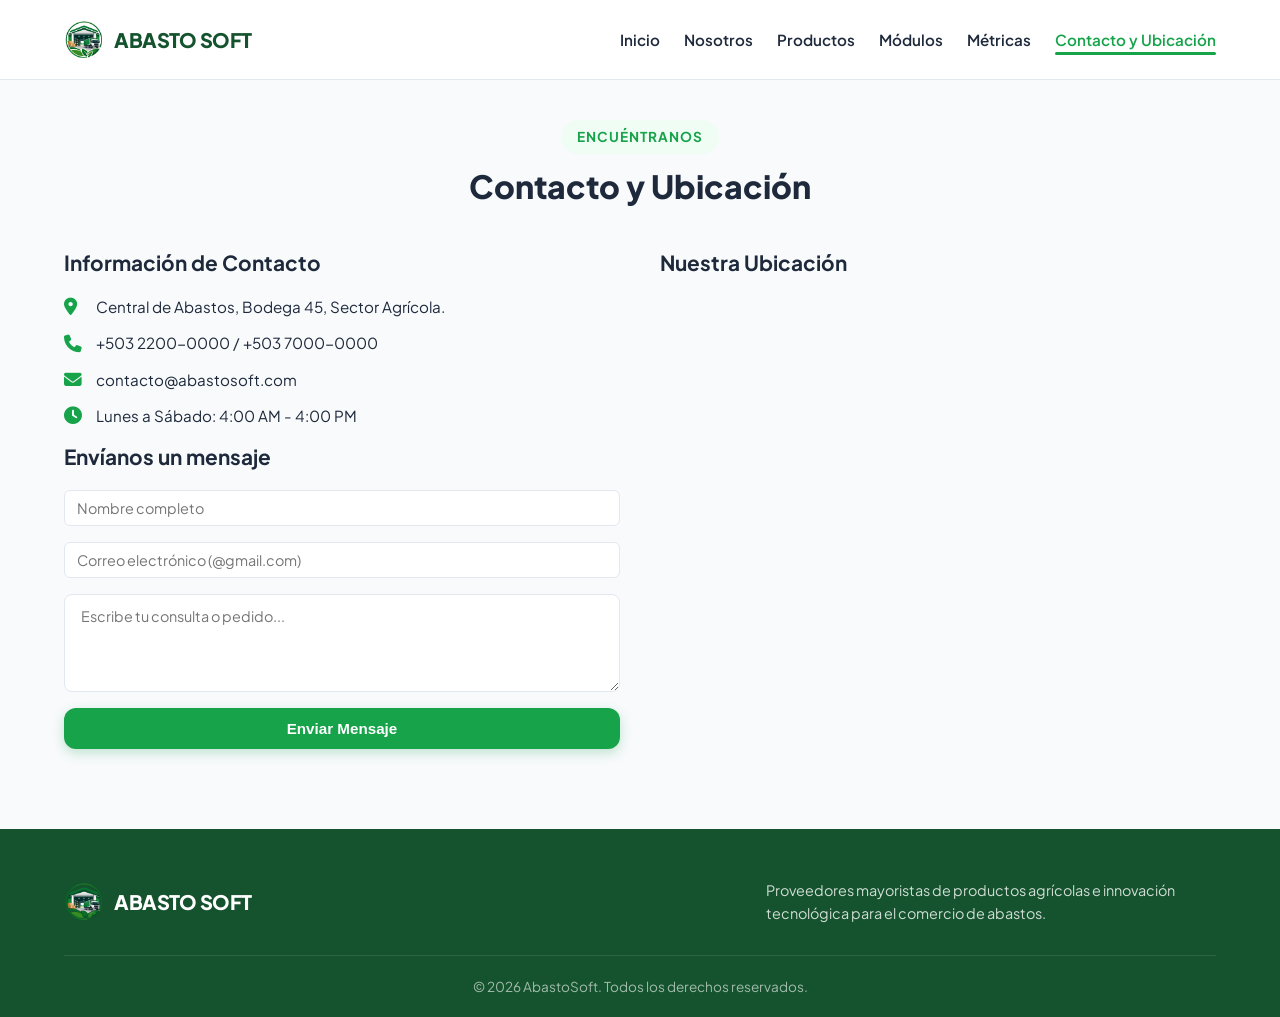
<file: contacto.html>
<!DOCTYPE html>
<html lang="es">
<head>
    <meta charset="UTF-8">
    <meta name="viewport" content="width=device-width, initial-scale=1.0">
    <title>AbastoSoft - Contacto y Ubicación</title>
    
    <link rel="preconnect" href="https://fonts.googleapis.com">
    <link rel="preconnect" href="https://fonts.gstatic.com" crossorigin>
    <link href="https://fonts.googleapis.com/css2?family=Plus+Jakarta+Sans:wght@300;400;600;700;800&display=swap" rel="stylesheet">
    <link rel="stylesheet" href="https://cdnjs.cloudflare.com/ajax/libs/font-awesome/6.4.0/css/all.min.css">
    
    <link rel="stylesheet" href="css/styles.css">
</head>
<body>

    <header>
        <a href="index.html" class="logo">
            <img src="img/logo.png" alt="AbastoSoft Logo" class="logo-img">
            ABASTO SOFT
        </a>
        <button class="menu-toggle" id="menu-toggle" aria-label="Abrir menú">
            <i class="fa-solid fa-bars"></i>
        </button>
        <ul class="nav-links" id="nav-links">
            <li><a href="index.html">Inicio</a></li>
            <li><a href="nosotros.html">Nosotros</a></li>
            <li><a href="productos.html">Productos</a></li>
            <li><a href="modulos.html">Módulos</a></li>
            <li><a href="metricas.html">Métricas</a></li>
            <li><a href="contacto.html" class="active">Contacto y Ubicación</a></li>
        </ul>
    </header>

    <section class="features light-section">
        <div class="section-header">
            <span>Encuéntranos</span>
            <h2>Contacto y Ubicación</h2>
        </div>

        <div class="contact-grid">
            <div class="contact-info">
                <h3>Información de Contacto</h3>
                <p><i class="fa-solid fa-location-dot"></i> Central de Abastos, Bodega 45, Sector Agrícola.</p>
                <p><i class="fa-solid fa-phone"></i> +503 2200-0000 / +503 7000-0000</p>
                <p><i class="fa-solid fa-envelope"></i> contacto@abastosoft.com</p>
                <p><i class="fa-solid fa-clock"></i> Lunes a Sábado: 4:00 AM - 4:00 PM</p>
                
                <h3>Envíanos un mensaje</h3>
                <form class="contact-form" id="contactForm" novalidate>
                    <div class="form-group">
                        <input 
                            type="text" 
                            id="nombre"
                            placeholder="Nombre completo" 
                            pattern="^[a-zA-ZáéíóúÁÉÍÓÚñÑ\s]+$" 
                            title="El nombre solo debe contener letras y espacios"
                            required
                        >
                    </div>

                    <div class="form-group">
                        <input 
                            type="email" 
                            id="correo"
                            placeholder="Correo electrónico (@gmail.com)" 
                            pattern="^[a-zA-Z0-9._%+-]+@gmail\.com$" 
                            title="Ingresa un correo finalizado en @gmail.com"
                            required
                        >
                    </div>

                    <div class="form-group">
                        <textarea 
                            id="consulta"
                            rows="4" 
                            placeholder="Escribe tu consulta o pedido..." 
                            minlength="20"
                            title="Solo letras con un mínimo de 20 caracteres"
                            required
                        ></textarea>
                    </div>

                    <button type="submit" class="btn-primary">Enviar Mensaje</button>
                </form>
            </div>

            <div class="map-container">
                <h3>Nuestra Ubicación</h3>
                <iframe 
                    src="https://www.google.com/maps/embed?pb=!1m18!1m12!1m3!1d15499.508101344445!2d-89.2133!3d13.6989!2m3!1f0!2f0!3f0!3m2!1i1024!2i768!4f13.1!3m3!1m2!1s0x0%3A0x0!2zMTPCsDQxJzU2LjAiTiA4OcKwMTInNDcuOSJX!5e0!3m2!1ses!2ssv!4v1600000000000!5m2!1ses!2ssv" 
                    width="100%" height="350" style="border:0; border-radius: 12px;" allowfullscreen="" loading="lazy">
                </iframe>
            </div>
        </div>
    </section>

    <footer>
        <div class="footer-container">
            <a href="index.html" class="logo">
                <img src="img/logo.png" alt="AbastoSoft Logo" class="logo-img">
                ABASTO SOFT
            </a>
            <p>Proveedores mayoristas de productos agrícolas e innovación tecnológica para el comercio de abastos.</p>
        </div>
        <div class="footer-copy">
            &copy; 2026 AbastoSoft. Todos los derechos reservados.
        </div>
    </footer>

    <script src="js/main.js"></script>
</body>
</html>
</file>
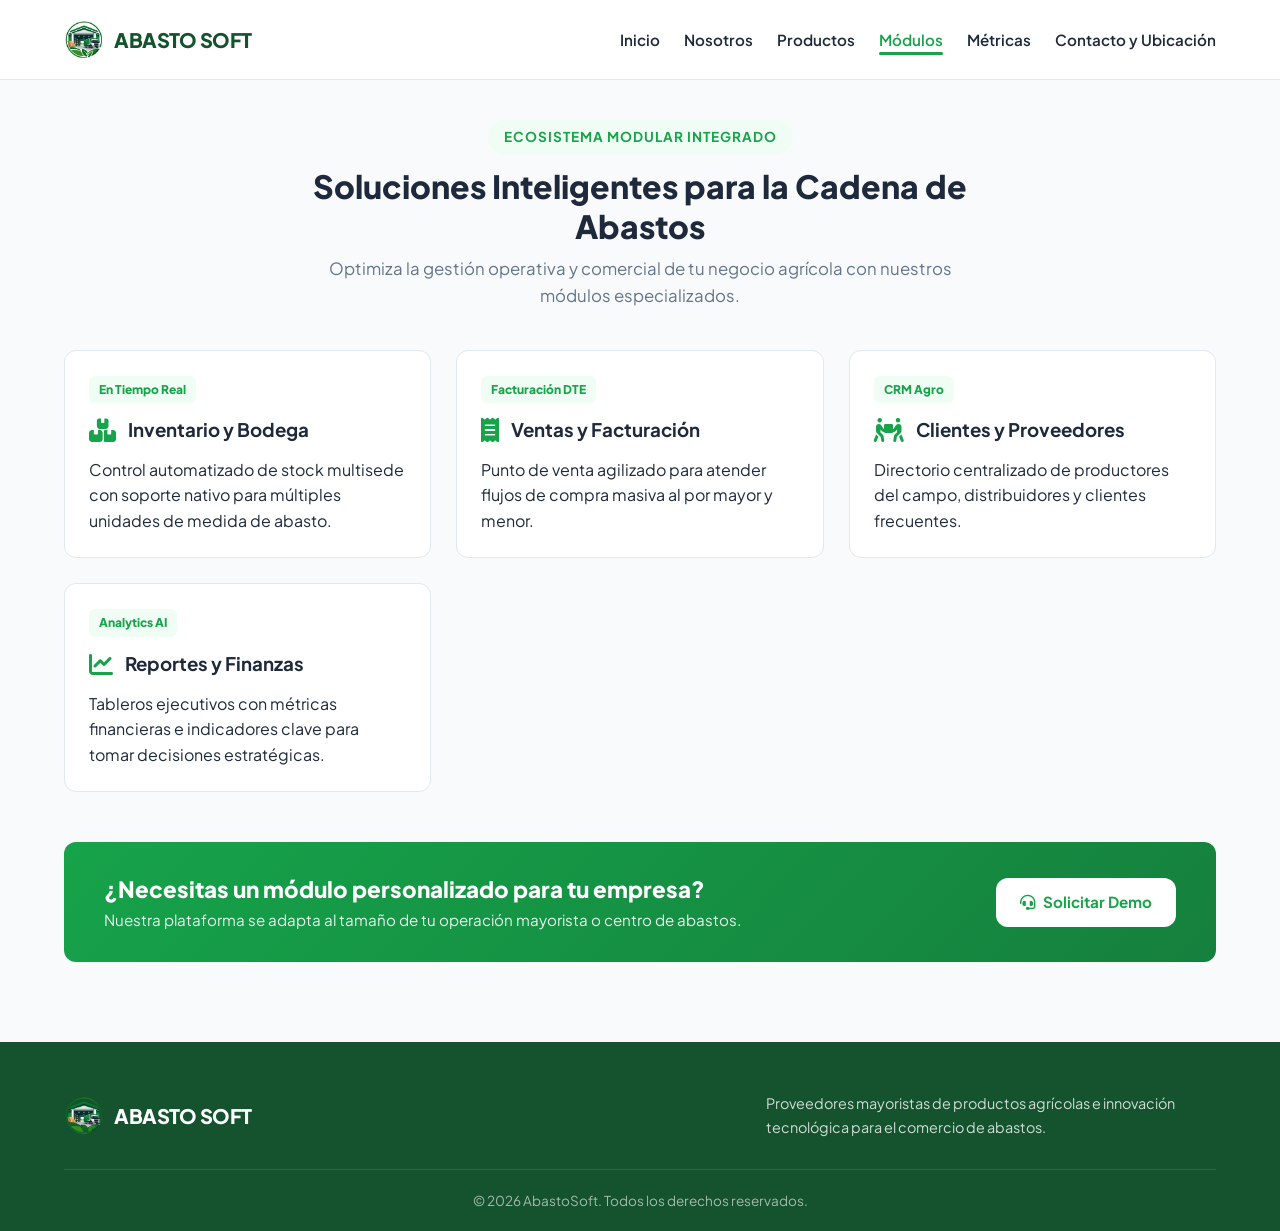
<file: modulos.html>
<!DOCTYPE html>
<html lang="es">
<head>
    <meta charset="UTF-8">
    <meta name="viewport" content="width=device-width, initial-scale=1.0">
    <title>AbastoSoft - Módulos del Sistema ERP</title>
    
    <link rel="preconnect" href="https://fonts.googleapis.com">
    <link rel="preconnect" href="https://fonts.gstatic.com" crossorigin>
    <link href="https://fonts.googleapis.com/css2?family=Plus+Jakarta+Sans:wght@300;400;600;700;800&display=swap" rel="stylesheet">
    <link rel="stylesheet" href="https://cdnjs.cloudflare.com/ajax/libs/font-awesome/6.4.0/css/all.min.css">
    
    <link rel="stylesheet" href="css/styles.css">
</head>
<body>

    <header>
        <a href="index.html" class="logo">
            <img src="img/logo.png" alt="AbastoSoft Logo" class="logo-img">
            ABASTO SOFT
        </a>
        <button class="menu-toggle" id="menu-toggle" aria-label="Abrir menú">
            <i class="fa-solid fa-bars"></i>
        </button>
        <ul class="nav-links" id="nav-links">
            <li><a href="index.html">Inicio</a></li>
            <li><a href="nosotros.html">Nosotros</a></li>
            <li><a href="productos.html">Productos</a></li>
            <li><a href="modulos.html" class="active">Módulos</a></li>
            <li><a href="metricas.html">Métricas</a></li>
            <li><a href="contacto.html">Contacto y Ubicación</a></li>
        </ul>
    </header>

    <main class="features light-section">
        <div class="section-header">
            <span>Ecosistema Modular Integrado</span>
            <h2>Soluciones Inteligentes para la Cadena de Abastos</h2>
            <p style="color: var(--text-muted); font-size: 1.05rem; margin-top: 10px; max-width: 650px; margin-left: auto; margin-right: auto;">
                Optimiza la gestión operativa y comercial de tu negocio agrícola con nuestros módulos especializados.
            </p>
        </div>
        
        <div class="features-grid">
            <div class="feature-card">
                <div class="feature-content">
                    <div class="module-badge">En Tiempo Real</div>
                    <div class="feature-icon-title">
                        <i class="fa-solid fa-boxes-stacked"></i>
                        <h3>Inventario y Bodega</h3>
                    </div>
                    <p>Control automatizado de stock multisede con soporte nativo para múltiples unidades de medida de abasto.</p>
                </div>
            </div>

            <div class="feature-card">
                <div class="feature-content">
                    <div class="module-badge">Facturación DTE</div>
                    <div class="feature-icon-title">
                        <i class="fa-solid fa-receipt"></i>
                        <h3>Ventas y Facturación</h3>
                    </div>
                    <p>Punto de venta agilizado para atender flujos de compra masiva al por mayor y menor.</p>
                </div>
            </div>

            <div class="feature-card">
                <div class="feature-content">
                    <div class="module-badge">CRM Agro</div>
                    <div class="feature-icon-title">
                        <i class="fa-solid fa-people-carry-box"></i>
                        <h3>Clientes y Proveedores</h3>
                    </div>
                    <p>Directorio centralizado de productores del campo, distribuidores y clientes frecuentes.</p>
                </div>
            </div>

            <div class="feature-card">
                <div class="feature-content">
                    <div class="module-badge">Analytics AI</div>
                    <div class="feature-icon-title">
                        <i class="fa-solid fa-chart-line"></i>
                        <h3>Reportes y Finanzas</h3>
                    </div>
                    <p>Tableros ejecutivos con métricas financieras e indicadores clave para tomar decisiones estratégicas.</p>
                </div>
            </div>
        </div>

        <div class="module-cta-banner">
            <div class="cta-content">
                <h3>¿Necesitas un módulo personalizado para tu empresa?</h3>
                <p>Nuestra plataforma se adapta al tamaño de tu operación mayorista o centro de abastos.</p>
            </div>
            <a href="contacto.html" class="btn-primary">
                <i class="fa-solid fa-headset"></i> Solicitar Demo
            </a>
        </div>
    </main>

    <footer>
        <div class="footer-container">
            <a href="index.html" class="logo">
                <img src="img/logo.png" alt="AbastoSoft Logo" class="logo-img">
                ABASTO SOFT
            </a>
            <p>Proveedores mayoristas de productos agrícolas e innovación tecnológica para el comercio de abastos.</p>
        </div>
        <div class="footer-copy">
            &copy; 2026 AbastoSoft. Todos los derechos reservados.
        </div>
    </footer>

    <script src="js/main.js"></script>
</body>
</html>
</file>
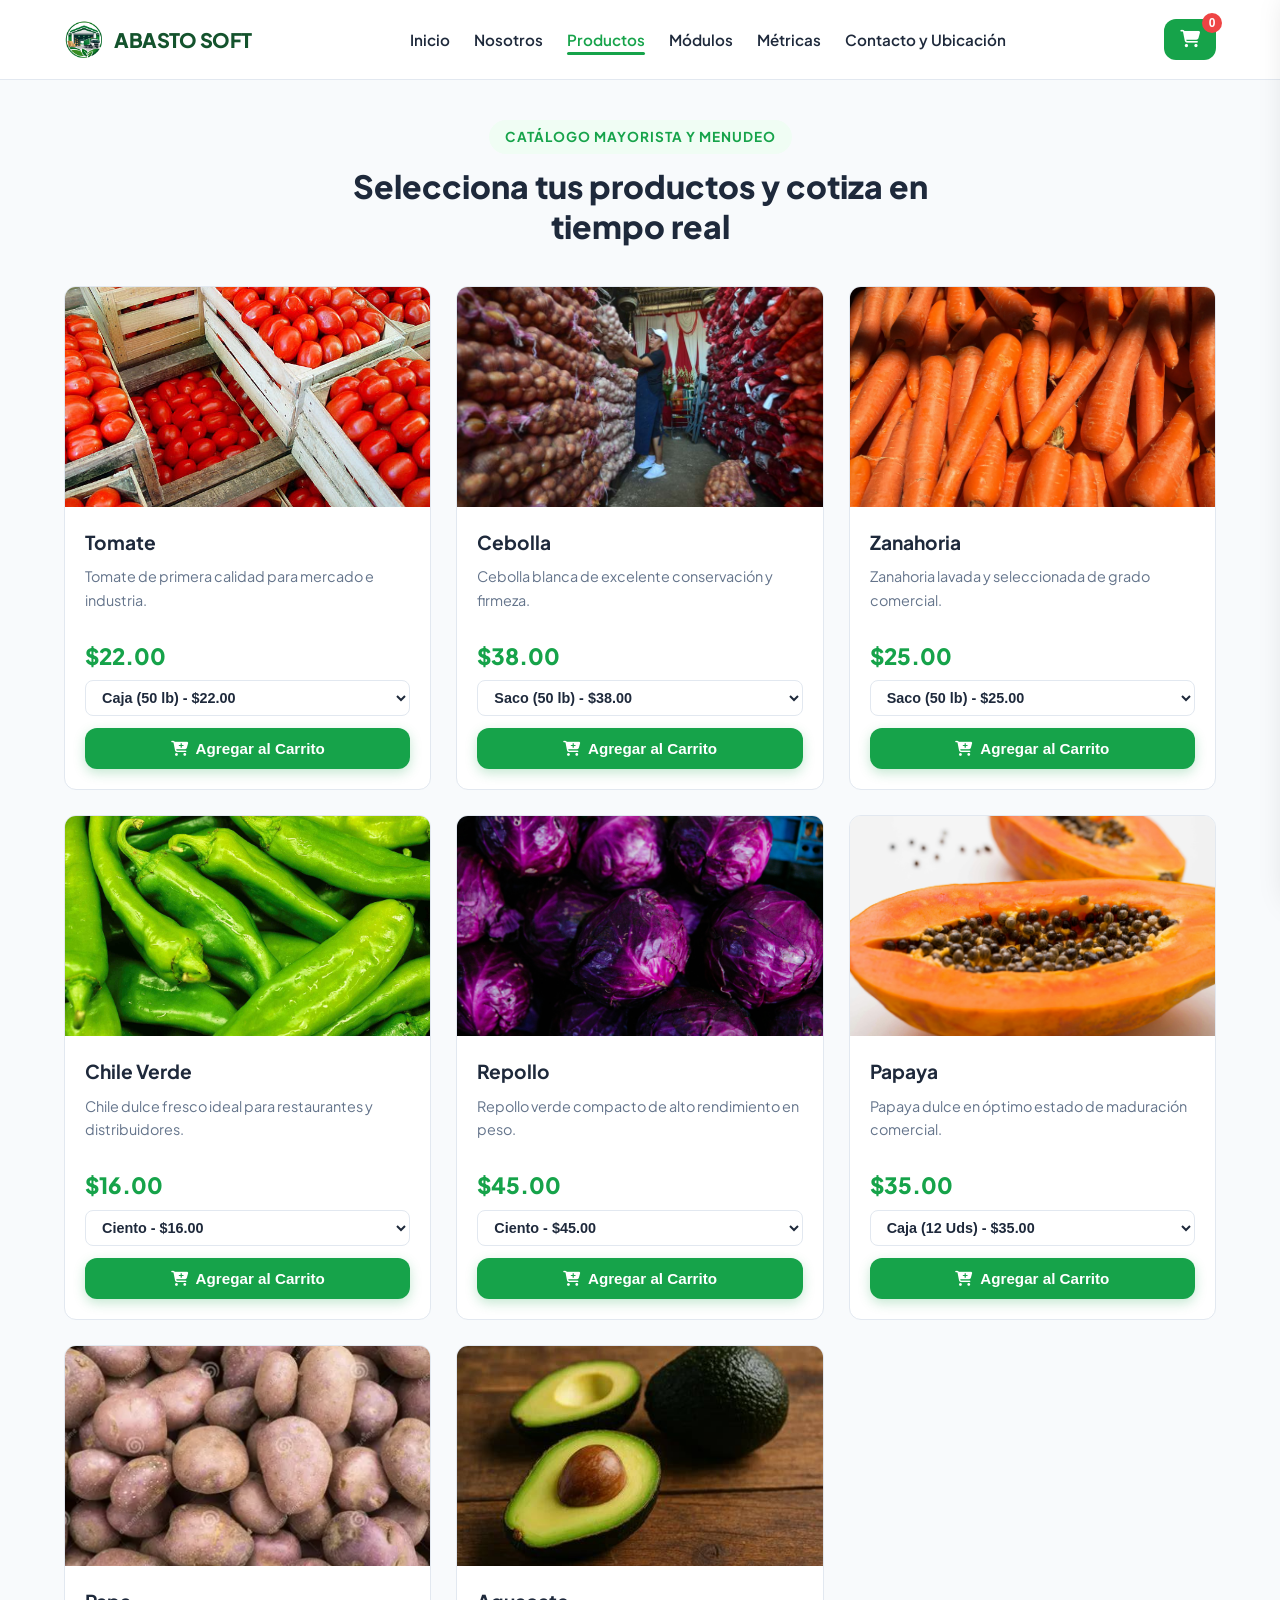
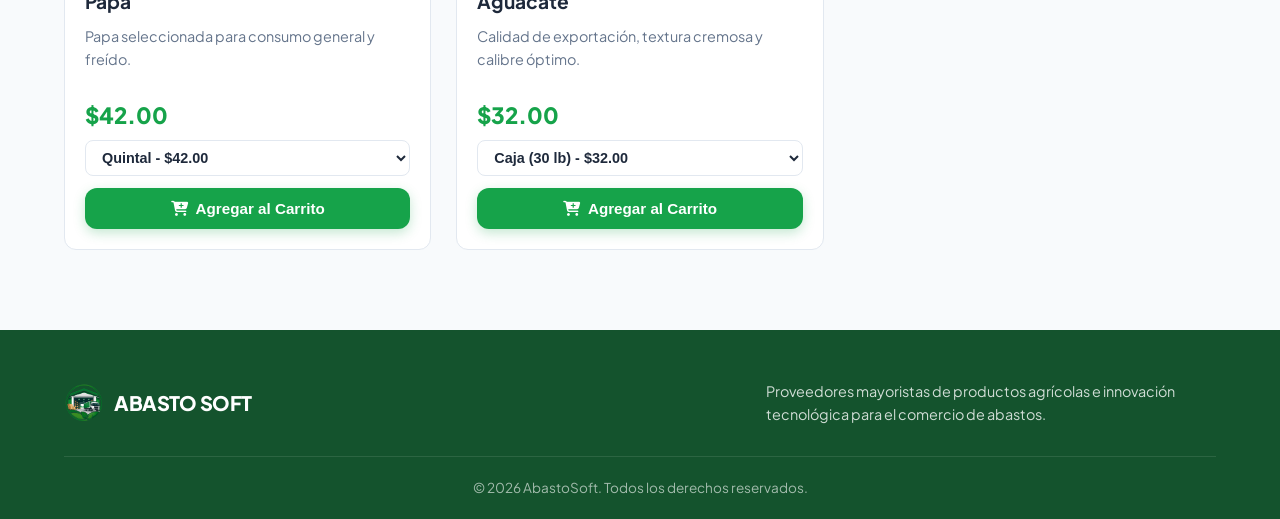
<file: productos.html>
<!DOCTYPE html>
<html lang="es">
<head>
    <meta charset="UTF-8">
    <meta name="viewport" content="width=device-width, initial-scale=1.0">
    <title>AbastoSoft - Productos y Cotización</title>
    
    <link rel="preconnect" href="https://fonts.googleapis.com">
    <link rel="preconnect" href="https://fonts.gstatic.com" crossorigin>
    <link href="https://fonts.googleapis.com/css2?family=Plus+Jakarta+Sans:wght@300;400;600;700;800&display=swap" rel="stylesheet">
    <link rel="stylesheet" href="https://cdnjs.cloudflare.com/ajax/libs/font-awesome/6.4.0/css/all.min.css">
    
    <link rel="stylesheet" href="css/styles.css">
</head>
<body>

    <header>
        <a href="index.html" class="logo">
            <img src="img/logo.png" alt="AbastoSoft Logo" class="logo-img">
            ABASTO SOFT
        </a>
        <button class="menu-toggle" id="menu-toggle" aria-label="Abrir menú">
            <i class="fa-solid fa-bars"></i>
        </button>
        <ul class="nav-links" id="nav-links">
            <li><a href="index.html">Inicio</a></li>
            <li><a href="nosotros.html">Nosotros</a></li>
            <li><a href="productos.html" class="active">Productos</a></li>
            <li><a href="modulos.html">Módulos</a></li>
            <li><a href="metricas.html">Métricas</a></li>
            <li><a href="contacto.html">Contacto y Ubicación</a></li>
        </ul>
        
        <!-- Botón del Carrito en Header -->
        <button class="cart-trigger-btn" onclick="toggleCart()" aria-label="Ver Carrito">
            <i class="fa-solid fa-cart-shopping"></i>
            <span class="cart-badge" id="cartCount">0</span>
        </button>
    </header>

    <main class="features light-section">
        <div class="section-header">
            <span>Catálogo Mayorista y Menudeo</span>
            <h2>Selecciona tus productos y cotiza en tiempo real</h2>
        </div>

        <div class="features-grid">
            
            <!-- Tomate -->
            <div class="product-card">
                <img src="img/tomate.jpg" alt="Tomate" class="product-img">
                <div class="product-info">
                    <h3>Tomate</h3>
                    <p>Tomate de primera calidad para mercado e industria.</p>
                    <div class="product-price-box">
                        <span class="price-display" id="price-Tomate">$22.00</span>
                        <select class="unit-select" onchange="updatePrice('Tomate', this)">
                            <option value="22.00|Caja (50 lb)">Caja (50 lb) - $22.00</option>
                            <option value="18.00|Ciento">Ciento - $18.00</option>
                            <option value="0.50|Libra">Libra - $0.50</option>
                        </select>
                    </div>
                    <button class="btn-primary buy-btn" onclick="addToCart('Tomate', event)">
                        <i class="fa-solid fa-cart-plus"></i> Agregar al Carrito
                    </button>
                </div>
            </div>

            <!-- Cebolla -->
            <div class="product-card">
                <img src="img/cebolla.jpg" alt="Cebolla" class="product-img">
                <div class="product-info">
                    <h3>Cebolla</h3>
                    <p>Cebolla blanca de excelente conservación y firmeza.</p>
                    <div class="product-price-box">
                        <span class="price-display" id="price-Cebolla">$38.00</span>
                        <select class="unit-select" onchange="updatePrice('Cebolla', this)">
                            <option value="38.00|Saco (50 lb)">Saco (50 lb) - $38.00</option>
                            <option value="70.00|Quintal (100 lb)">Quintal - $70.00</option>
                            <option value="0.85|Libra">Libra - $0.85</option>
                        </select>
                    </div>
                    <button class="btn-primary buy-btn" onclick="addToCart('Cebolla', event)">
                        <i class="fa-solid fa-cart-plus"></i> Agregar al Carrito
                    </button>
                </div>
            </div>

            <!-- Zanahoria -->
            <div class="product-card">
                <img src="img/zanahoria.jpg" alt="Zanahoria" class="product-img">
                <div class="product-info">
                    <h3>Zanahoria</h3>
                    <p>Zanahoria lavada y seleccionada de grado comercial.</p>
                    <div class="product-price-box">
                        <span class="price-display" id="price-Zanahoria">$25.00</span>
                        <select class="unit-select" onchange="updatePrice('Zanahoria', this)">
                            <option value="25.00|Saco (50 lb)">Saco (50 lb) - $25.00</option>
                            <option value="48.00|Quintal (100 lb)">Quintal - $48.00</option>
                            <option value="0.60|Libra">Libra - $0.60</option>
                        </select>
                    </div>
                    <button class="btn-primary buy-btn" onclick="addToCart('Zanahoria', event)">
                        <i class="fa-solid fa-cart-plus"></i> Agregar al Carrito
                    </button>
                </div>
            </div>

            <!-- Chile Verde -->
            <div class="product-card">
                <img src="img/chile verde.jpg" alt="Chile Verde" class="product-img">
                <div class="product-info">
                    <h3>Chile Verde</h3>
                    <p>Chile dulce fresco ideal para restaurantes y distribuidores.</p>
                    <div class="product-price-box">
                        <span class="price-display" id="price-Chile Verde">$16.00</span>
                        <select class="unit-select" onchange="updatePrice('Chile Verde', this)">
                            <option value="16.00|Ciento">Ciento - $16.00</option>
                            <option value="28.00|Caja (40 lb)">Caja (40 lb) - $28.00</option>
                            <option value="0.75|Libra">Libra - $0.75</option>
                        </select>
                    </div>
                    <button class="btn-primary buy-btn" onclick="addToCart('Chile Verde', event)">
                        <i class="fa-solid fa-cart-plus"></i> Agregar al Carrito
                    </button>
                </div>
            </div>

            <!-- Repollo -->
            <div class="product-card">
                <img src="img/repollo.jpg" alt="Repollo" class="product-img">
                <div class="product-info">
                    <h3>Repollo</h3>
                    <p>Repollo verde compacto de alto rendimiento en peso.</p>
                    <div class="product-price-box">
                        <span class="price-display" id="price-Repollo">$45.00</span>
                        <select class="unit-select" onchange="updatePrice('Repollo', this)">
                            <option value="45.00|Ciento">Ciento - $45.00</option>
                            <option value="20.00|Saco (25 uds)">Saco (25 uds) - $20.00</option>
                            <option value="0.50|Libra">Libra - $0.50</option>
                        </select>
                    </div>
                    <button class="btn-primary buy-btn" onclick="addToCart('Repollo', event)">
                        <i class="fa-solid fa-cart-plus"></i> Agregar al Carrito
                    </button>
                </div>
            </div>

            <!-- Papaya -->
            <div class="product-card">
                <img src="img/papaya.jpg" alt="Papaya" class="product-img">
                <div class="product-info">
                    <h3>Papaya</h3>
                    <p>Papaya dulce en óptimo estado de maduración comercial.</p>
                    <div class="product-price-box">
                        <span class="price-display" id="price-Papaya">$35.00</span>
                        <select class="unit-select" onchange="updatePrice('Papaya', this)">
                            <option value="35.00|Caja (12 Uds)">Caja (12 Uds) - $35.00</option>
                            <option value="80.00|Ciento">Ciento - $80.00</option>
                            <option value="0.65|Libra">Libra - $0.65</option>
                        </select>
                    </div>
                    <button class="btn-primary buy-btn" onclick="addToCart('Papaya', event)">
                        <i class="fa-solid fa-cart-plus"></i> Agregar al Carrito
                    </button>
                </div>
            </div>

            <!-- NUEVO PRODUCTO 1: Papa Solanum -->
            <div class="product-card">
                <img src="img/papas.png" alt="Papa Solanum" class="product-img">
                <div class="product-info">
                    <h3>Papa</h3>
                    <p>Papa seleccionada para consumo general y freído.</p>
                    <div class="product-price-box">
                        <span class="price-display" id="price-Papa">$42.00</span>
                        <select class="unit-select" onchange="updatePrice('Papa', this)">
                            <option value="42.00|Quintal (100 lb)">Quintal - $42.00</option>
                            <option value="22.00|Saco (50 lb)">Saco (50 lb) - $22.00</option>
                            <option value="0.55|Libra">Libra - $0.55</option>
                        </select>
                    </div>
                    <button class="btn-primary buy-btn" onclick="addToCart('Papa', event)">
                        <i class="fa-solid fa-cart-plus"></i> Agregar al Carrito
                    </button>
                </div>
            </div>

            <!-- NUEVO PRODUCTO 2: Aguacate Hass -->
            <div class="product-card">
                <img src="img/aguacate.jpg" alt="Aguacate Hass" class="product-img">
                <div class="product-info">
                    <h3>Aguacate</h3>
                    <p>Calidad de exportación, textura cremosa y calibre óptimo.</p>
                    <div class="product-price-box">
                        <span class="price-display" id="price-Aguacate">$32.00</span>
                        <select class="unit-select" onchange="updatePrice('Aguacate', this)">
                            <option value="32.00|Caja (30 lb)">Caja (30 lb) - $32.00</option>
                            <option value="65.00|Ciento">Ciento - $65.00</option>
                            <option value="1.20|Libra">Libra - $1.20</option>
                        </select>
                    </div>
                    <button class="btn-primary buy-btn" onclick="addToCart('Aguacate', event)">
                        <i class="fa-solid fa-cart-plus"></i> Agregar al Carrito
                    </button>
                </div>
            </div>

        </div>
    </main>

    <!-- Panel Lateral del Carrito -->
    <aside id="cartDrawer" class="cart-drawer">
        <div class="cart-header">
            <h3><i class="fa-solid fa-cart-shopping"></i> Cotización de Pedido</h3>
            <span class="close-cart" onclick="toggleCart()">&times;</span>
        </div>
        <div class="cart-body" id="cartItems">
            <p class="empty-msg">El carrito está vacío. Agrega productos para cotizar.</p>
        </div>
        <div class="cart-footer">
            <div class="total-row">
                <span>Total Estimado:</span>
                <strong id="cartTotal">$0.00</strong>
            </div>
            <button class="btn-primary checkout-btn" onclick="openCheckoutModal()" id="btnCheckout" disabled>
                Procesar Cotización / Compra
            </button>
        </div>
    </aside>

    <!-- Modal Formulario de Compra -->
    <div id="orderModal" class="modal">
        <div class="modal-content modal-large">
            <span class="close-modal" onclick="closeOrderModal()">&times;</span>
            <h3><i class="fa-solid fa-file-invoice-dollar"></i> Formulario de Cotización y Pedido</h3>
            <p class="modal-subtext">Ingresa tus datos para procesar la orden y coordinar la entrega con un asesor.</p>
            
            <form onsubmit="submitOrder(event)">
                <div class="form-grid">
                    <div class="form-group">
                        <label>Nombre Completo:</label>
                        <input type="text" placeholder="Ej. Juan Carlos Pérez" required>
                    </div>

                    <div class="form-group">
                        <label>Correo Electrónico:</label>
                        <input type="email" placeholder="correo@ejemplo.com" required>
                    </div>

                    <div class="form-group">
                        <label>DUI:</label>
                        <input type="text" placeholder="00000000-0" pattern="[0-9]{8}-[0-9]{1}" required>
                    </div>

                    <div class="form-group">
                        <label>Teléfono Celular Principal:</label>
                        <input type="tel" placeholder="7000-0000" pattern="[0-9]{4}-[0-9]{4}|[0-9]{8}" required>
                    </div>
                </div>

                <div class="summary-box">
                    <h4>Resumen de Cotización</h4>
                    <ul id="modalSummaryList"></ul>
                    <div class="summary-total">Total a Cotizar: <span id="modalTotal">$0.00</span></div>
                </div>

                <button type="submit" class="btn-primary full-width-btn">
                    Enviar Cotización
                </button>
            </form>
        </div>
    </div>

    <footer>
        <div class="footer-container">
            <a href="index.html" class="logo">
                <img src="img/logo.png" alt="AbastoSoft Logo" class="logo-img">
                ABASTO SOFT
            </a>
            <p>Proveedores mayoristas de productos agrícolas e innovación tecnológica para el comercio de abastos.</p>
        </div>
        <div class="footer-copy">
            &copy; 2026 AbastoSoft. Todos los derechos reservados.
        </div>
    </footer>

    <script src="js/main.js"></script>
</body>
</html>
</file>
<file: css/styles.css>
/* ==========================================
   1. VARIABLES GLOBALES & RESET
   ========================================== */
:root {
  --primary-green: #16a34a;
  --primary-hover: #15803d;
  --soft-green-bg: #f0fdf4;
  --dark-green: #14532d;
  --text-color: #1e293b;
  --text-muted: #64748b;
  --border-color: #e2e8f0;
  --bg-light: #f8fafc;
  --white: #ffffff;
  --shadow-sm: 0 2px 8px rgba(0, 0, 0, 0.06);
  --shadow-md: 0 8px 24px rgba(0, 0, 0, 0.08);
  --shadow-lg: 0 16px 32px rgba(0, 0, 0, 0.12);
  --gradient-primary: linear-gradient(135deg, #16a34a 0%, #15803d 100%);
  --radius-md: 12px;
  --radius-lg: 20px;
  --transition: all 0.3s ease;
}

*, *::before, *::after {
  box-sizing: border-box;
  margin: 0;
  padding: 0;
}

html {
  scroll-behavior: smooth;
  font-size: 16px;
  overflow-x: hidden;
}

body {
  font-family: 'Plus Jakarta Sans', sans-serif;
  color: var(--text-color);
  background-color: var(--white);
  line-height: 1.6;
  overflow-x: hidden;
  width: 100%;
}

img {
  max-width: 100%;
  height: auto;
  display: block;
}

a {
  text-decoration: none;
  color: inherit;
}

/* ==========================================
   2. HEADER & NAVEGACIÓN
   ========================================== */
header {
  position: fixed;
  top: 0;
  left: 0;
  width: 100%;
  height: 80px;
  background: rgba(255, 255, 255, 0.95);
  backdrop-filter: blur(10px);
  border-bottom: 1px solid var(--border-color);
  z-index: 1000;
  display: flex;
  align-items: center;
  justify-content: space-between;
  padding: 0 5%;
}

.logo {
  display: flex;
  align-items: center;
  gap: 10px;
  font-weight: 800;
  font-size: 1.25rem;
  color: var(--dark-green);
  letter-spacing: -0.5px;
}

.logo-img {
  width: 40px;
  height: 40px;
  object-fit: contain;
}

.nav-links {
  display: flex;
  align-items: center;
  gap: 24px;
  list-style: none;
}

.nav-links a {
  font-weight: 600;
  font-size: 0.95rem;
  color: var(--text-color);
  transition: var(--transition);
  position: relative;
}

.nav-links a:hover,
.nav-links a.active {
  color: var(--primary-green);
}

.nav-links a.active::after {
  content: '';
  position: absolute;
  bottom: -6px;
  left: 0;
  width: 100%;
  height: 3px;
  background: var(--primary-green);
  border-radius: 2px;
}

.menu-toggle {
  display: none;
  background: none;
  border: none;
  font-size: 1.5rem;
  color: var(--text-color);
  cursor: pointer;
  padding: 8px;
}

/* ==========================================
   3. SECCIONES Y ESTRUCTURA GENERAL
   ========================================== */
section, main {
  width: 100%;
}

.light-section {
  background-color: var(--bg-light);
}

.section-header {
  text-align: center;
  max-width: 700px;
  margin: 0 auto 40px auto;
  padding: 0 20px;
}

.section-header span {
  background: var(--soft-green-bg);
  color: var(--primary-green);
  padding: 6px 16px;
  border-radius: 20px;
  font-weight: 700;
  font-size: 0.85rem;
  text-transform: uppercase;
  letter-spacing: 1px;
  display: inline-block;
  margin-bottom: 12px;
}

.section-header h2 {
  font-size: 2rem;
  font-weight: 800;
  color: var(--text-color);
  line-height: 1.25;
}

/* Hero Section */
.hero {
  padding: 140px 5% 60px 5%;
  background: linear-gradient(180deg, var(--soft-green-bg) 0%, var(--white) 100%);
  display: flex;
  align-items: center;
}

.hero-container {
  max-width: 1200px;
  margin: 0 auto;
  display: grid;
  grid-template-columns: 1fr 1fr;
  gap: 40px;
  align-items: center;
  width: 100%;
}

.hero-tag {
  display: inline-flex;
  align-items: center;
  gap: 8px;
  background: var(--soft-green-bg);
  color: var(--primary-green);
  padding: 6px 16px;
  border-radius: 20px;
  font-weight: 700;
  font-size: 0.85rem;
  margin-bottom: 16px;
}

.hero-content h1 {
  font-size: 2.8rem;
  font-weight: 800;
  line-height: 1.15;
  margin-bottom: 20px;
}

.hero-content h1 span {
  color: var(--primary-green);
}

.hero-content p {
  font-size: 1.1rem;
  color: var(--text-muted);
  margin-bottom: 30px;
}

.hero-btns {
  display: flex;
  gap: 15px;
  flex-wrap: wrap;
}

.btn-primary, .btn-secondary {
  display: inline-flex;
  align-items: center;
  justify-content: center;
  gap: 8px;
  padding: 12px 24px;
  border-radius: var(--radius-md);
  font-weight: 700;
  font-size: 0.95rem;
  cursor: pointer;
  transition: var(--transition);
  border: none;
}

.btn-primary {
  background: var(--primary-green);
  color: var(--white);
  box-shadow: 0 4px 12px rgba(22, 163, 74, 0.25);
}

.btn-primary:hover {
  background: var(--primary-hover);
  transform: translateY(-2px);
}

.btn-secondary {
  background: transparent;
  color: var(--text-color);
  border: 1.5px solid var(--border-color);
}

.btn-secondary:hover {
  border-color: var(--primary-green);
  color: var(--primary-green);
  transform: translateY(-2px);
}

.hero-image-wrapper {
  position: relative;
}

.hero-img-main {
  width: 100%;
  border-radius: var(--radius-lg);
  box-shadow: var(--shadow-md);
  object-fit: cover;
}

.floating-badge {
  position: absolute;
  bottom: -20px;
  left: -20px;
  background: var(--white);
  padding: 16px 20px;
  border-radius: var(--radius-md);
  box-shadow: var(--shadow-lg);
  display: flex;
  align-items: center;
  gap: 12px;
}

.floating-badge i {
  font-size: 1.8rem;
  color: var(--primary-green);
}

.floating-badge h4 {
  font-size: 0.9rem;
  font-weight: 800;
}

.floating-badge span {
  font-size: 0.75rem;
  color: var(--text-muted);
}

/* ==========================================
   4. TARJETAS Y REJILLAS (GRID SYSTEM)
   ========================================== */
.features {
  padding: 120px 5% 80px 5%;
}

.features-grid {
  max-width: 1200px;
  margin: 0 auto;
  display: grid;
  grid-template-columns: repeat(auto-fit, minmax(280px, 1fr));
  gap: 25px;
}

/* Tarjetas de Producto */
.product-card {
  background: var(--white);
  border-radius: var(--radius-md);
  border: 1px solid var(--border-color);
  overflow: hidden;
  transition: var(--transition);
  display: flex;
  flex-direction: column;
}

.product-card:hover {
  transform: translateY(-5px);
  box-shadow: var(--shadow-md);
  border-color: rgba(22, 163, 74, 0.3);
}

.product-img {
  width: 100%;
  height: 220px;
  object-fit: cover;
}

.product-info {
  padding: 20px;
  display: flex;
  flex-direction: column;
  flex-grow: 1;
}

.product-info h3 {
  font-size: 1.2rem;
  font-weight: 700;
  margin-bottom: 8px;
}

.product-info p {
  font-size: 0.9rem;
  color: var(--text-muted);
  margin-bottom: 15px;
  flex-grow: 1;
}

/* Tarjetas de Módulos / Características */
.feature-card {
  background: var(--white);
  border: 1px solid var(--border-color);
  border-radius: var(--radius-md);
  padding: 24px;
  transition: var(--transition);
}

.feature-card:hover {
  box-shadow: var(--shadow-md);
  border-color: var(--primary-green);
}

.feature-icon-title {
  display: flex;
  align-items: center;
  gap: 12px;
  margin-bottom: 12px;
}

.feature-icon-title i {
  font-size: 1.5rem;
  color: var(--primary-green);
}

.module-badge {
  display: inline-block;
  background: var(--soft-green-bg);
  color: var(--primary-green);
  font-size: 0.75rem;
  font-weight: 800;
  padding: 4px 10px;
  border-radius: 6px;
  margin-bottom: 12px;
}

/* Banner CTA en Módulos */
.module-cta-banner {
  max-width: 1200px;
  margin: 50px auto 0 auto;
  background: var(--gradient-primary);
  border-radius: var(--radius-md);
  padding: 30px 40px;
  color: white;
  display: flex;
  align-items: center;
  justify-content: space-between;
  gap: 20px;
  flex-wrap: wrap;
}

.module-cta-banner h3 {
  font-size: 1.4rem;
  font-weight: 800;
}

.module-cta-banner p {
  opacity: 0.9;
  font-size: 0.95rem;
}

.module-cta-banner .btn-primary {
  background: white;
  color: var(--primary-green);
  box-shadow: none;
  white-space: nowrap;
}

/* ==========================================
   5. MÉTRICAS & ESTADÍSTICAS
   ========================================== */
.stats-section {
  padding: 120px 5% 80px 5%;
}

.stats-grid {
  max-width: 1200px;
  margin: 0 auto;
  display: grid;
  grid-template-columns: repeat(auto-fit, minmax(240px, 1fr));
  gap: 24px;
}

.stat-card {
  background: var(--white);
  border: 1px solid var(--border-color);
  padding: 30px 20px;
  border-radius: var(--radius-md);
  text-align: center;
  transition: var(--transition);
}

.stat-card:hover {
  transform: translateY(-4px);
  border-color: var(--primary-green);
  box-shadow: var(--shadow-sm);
}

.stat-card h3 {
  font-size: 2.5rem;
  font-weight: 800;
  color: var(--primary-green);
  margin-bottom: 8px;
}

.stat-card p {
  font-size: 0.9rem;
  color: var(--text-muted);
  font-weight: 600;
}

/* ==========================================
   6. SECCIÓN DE CONTACTO Y UBICACIÓN
   ========================================== */
.contact-grid {
  max-width: 1200px;
  margin: 0 auto;
  display: grid;
  grid-template-columns: 1fr 1fr;
  gap: 40px;
}

.contact-info h3, .map-container h3 {
  font-size: 1.3rem;
  font-weight: 700;
  margin-bottom: 16px;
}

.contact-info p {
  display: flex;
  align-items: center;
  gap: 12px;
  margin-bottom: 12px;
  font-size: 0.95rem;
  color: var(--text-color);
}

.contact-info p i {
  color: var(--primary-green);
  font-size: 1.1rem;
  width: 20px;
}

.contact-form {
  display: flex;
  flex-direction: column;
  gap: 16px;
  margin-top: 15px;
}

.contact-form .form-group {
  display: flex;
  flex-direction: column;
}

.contact-form input,
.contact-form textarea {
  width: 100%;
  padding: 12px 16px;
  border: 1px solid var(--border-color);
  border-radius: 8px;
  font-family: inherit;
  font-size: 0.9rem;
  outline: none;
  transition: var(--transition);
}

.contact-form input:focus,
.contact-form textarea:focus {
  border-color: var(--primary-green);
  box-shadow: 0 0 0 3px rgba(22, 163, 74, 0.15);
}

/* ==========================================
   7. CARRITO Y ELEMENTOS INTERACTIVOS
   ========================================== */
.cart-trigger-btn {
  position: relative;
  background: var(--primary-green);
  color: white;
  border: none;
  padding: 10px 16px;
  border-radius: 12px;
  cursor: pointer;
  font-size: 1.1rem;
  transition: var(--transition);
}

.cart-trigger-btn:hover {
  background: var(--primary-hover);
  transform: scale(1.05);
}

.cart-badge {
  position: absolute;
  top: -6px;
  right: -6px;
  background: #ef4444;
  color: white;
  font-size: 0.75rem;
  font-weight: 800;
  width: 20px;
  height: 20px;
  border-radius: 50%;
  display: flex;
  align-items: center;
  justify-content: center;
}

.product-price-box {
  display: flex;
  flex-direction: column;
  gap: 6px;
  margin: 12px 0;
}

.price-display {
  font-size: 1.4rem;
  font-weight: 800;
  color: var(--primary-green);
}

.unit-select {
  padding: 8px 12px;
  border-radius: 8px;
  border: 1px solid var(--border-color);
  background: white;
  font-weight: 600;
  font-size: 0.9rem;
  color: var(--text-color);
}

/* Panel Lateral (Drawer) */
.cart-drawer {
  position: fixed;
  top: 0;
  right: -420px;
  width: 100%;
  max-width: 400px;
  height: 100vh;
  background: white;
  box-shadow: -10px 0 30px rgba(0,0,0,0.15);
  z-index: 2500;
  display: flex;
  flex-direction: column;
  transition: right 0.4s ease;
}

.cart-drawer.open {
  right: 0;
}

.cart-header {
  padding: 20px;
  background: var(--soft-green-bg);
  border-bottom: 1px solid var(--border-color);
  display: flex;
  justify-content: space-between;
  align-items: center;
}

.cart-header h3 {
  font-size: 1.1rem;
  color: var(--primary-green);
}

.close-cart {
  font-size: 1.8rem;
  cursor: pointer;
  color: var(--text-muted);
}

.cart-body {
  padding: 20px;
  flex: 1;
  overflow-y: auto;
}

.cart-item {
  display: flex;
  justify-content: space-between;
  align-items: center;
  padding: 12px 0;
  border-bottom: 1px solid var(--border-color);
}

.cart-item-title {
  font-weight: 700;
  font-size: 0.95rem;
}

.cart-item-unit {
  font-size: 0.8rem;
  color: var(--text-muted);
}

.cart-qty-ctrl {
  display: flex;
  align-items: center;
  gap: 8px;
  margin-top: 4px;
}

.cart-qty-ctrl button {
  background: #e2e8f0;
  border: none;
  width: 24px;
  height: 24px;
  border-radius: 4px;
  cursor: pointer;
  font-weight: bold;
}

.cart-footer {
  padding: 20px;
  border-top: 1px solid var(--border-color);
  background: #fafafa;
}

.total-row {
  display: flex;
  justify-content: space-between;
  font-size: 1.2rem;
  margin-bottom: 15px;
}

.checkout-btn {
  width: 100%;
  text-align: center;
  justify-content: center;
}

.checkout-btn:disabled {
  opacity: 0.5;
  cursor: not-allowed;
}

/* Modal */
.modal {
  display: none;
  position: fixed;
  top: 0;
  left: 0;
  width: 100%;
  height: 100%;
  background: rgba(0, 0, 0, 0.5);
  backdrop-filter: blur(4px);
  z-index: 3000;
  align-items: center;
  justify-content: center;
  padding: 20px;
}

.modal-content {
  background: white;
  border-radius: var(--radius-lg);
  padding: 30px;
  position: relative;
  width: 100%;
  max-width: 600px;
  box-shadow: var(--shadow-lg);
}

.close-modal {
  position: absolute;
  top: 20px;
  right: 20px;
  font-size: 1.5rem;
  cursor: pointer;
  color: var(--text-muted);
}

.modal-subtext {
  font-size: 0.9rem;
  color: var(--text-muted);
  margin-bottom: 15px;
}

.form-grid {
  display: grid;
  grid-template-columns: 1fr 1fr;
  gap: 12px;
}

.form-group {
  display: flex;
  flex-direction: column;
  gap: 4px;
}

.form-group label {
  font-size: 0.82rem;
  font-weight: 700;
}

.form-group input {
  width: 100%;
  padding: 8px 12px;
  border: 1px solid var(--border-color);
  border-radius: 6px;
  font-family: inherit;
}

.summary-box {
  background: var(--soft-green-bg);
  border: 1px solid rgba(22, 163, 74, 0.2);
  border-radius: 12px;
  padding: 15px;
  margin-top: 15px;
}

.summary-box h4 {
  font-size: 0.95rem;
  color: var(--primary-green);
  margin-bottom: 8px;
}

.summary-box ul {
  list-style: none;
  font-size: 0.85rem;
  color: var(--text-muted);
}

.summary-total {
  margin-top: 8px;
  font-weight: 800;
  text-align: right;
  font-size: 1rem;
}

.full-width-btn {
  margin-top: 15px;
  width: 100%;
}

/* ==========================================
   8. FOOTER
   ========================================== */
footer {
  background: var(--dark-green);
  color: white;
  padding: 50px 5% 20px 5%;
}

.footer-container {
  max-width: 1200px;
  margin: 0 auto;
  display: flex;
  justify-content: space-between;
  align-items: center;
  flex-wrap: wrap;
  gap: 20px;
  border-bottom: 1px solid rgba(255, 255, 255, 0.1);
  padding-bottom: 30px;
}

.footer-container .logo {
  color: white;
}

.footer-container p {
  max-width: 450px;
  font-size: 0.9rem;
  opacity: 0.8;
}

.footer-copy {
  max-width: 1200px;
  margin: 20px auto 0 auto;
  text-align: center;
  font-size: 0.85rem;
  opacity: 0.6;
}

/* ==========================================
   9. MEDIA QUERIES (ADAPTACIÓN A MÓVILES)
   ========================================== */
@media (max-width: 992px) {
  .hero-container, .contact-grid {
    grid-template-columns: 1fr;
  }
  
  .hero-content h1 {
    font-size: 2.2rem;
  }

  .floating-badge {
    position: relative;
    bottom: auto;
    left: auto;
    margin-top: -30px;
    margin-left: 20px;
    width: fit-content;
  }
}

@media (max-width: 768px) {
  .menu-toggle {
    display: block;
  }

  .nav-links {
    position: fixed;
    top: 80px;
    left: 0;
    width: 100%;
    background: white;
    flex-direction: column;
    align-items: flex-start;
    padding: 20px 5%;
    gap: 16px;
    box-shadow: var(--shadow-md);
    transform: translateY(-150%);
    transition: transform 0.3s ease-in-out;
    z-index: 999;
  }

  .nav-links.active {
    transform: translateY(0);
  }

  .nav-links li {
    width: 100%;
  }

  .nav-links a {
    display: block;
    padding: 8px 0;
    font-size: 1.05rem;
  }

  .hero {
    padding-top: 110px;
  }

  .hero-content h1 {
    font-size: 1.85rem;
  }

  .section-header h2 {
    font-size: 1.5rem;
  }

  .module-cta-banner {
    flex-direction: column;
    text-align: center;
    padding: 25px 20px;
  }

  .contact-grid {
    grid-template-columns: 1fr;
  }

  .form-grid {
    grid-template-columns: 1fr;
  }

  .cart-drawer {
    width: 100%;
    max-width: 100%;
  }

  .modal-content {
    padding: 20px 15px;
  }
}

@media (max-width: 480px) {
  header {
    padding: 0 4%;
  }

  .logo {
    font-size: 1rem;
  }

  .btn-primary, .btn-secondary {
    width: 100%;
  }

  .hero-btns {
    width: 100%;
  }
}
</file>
